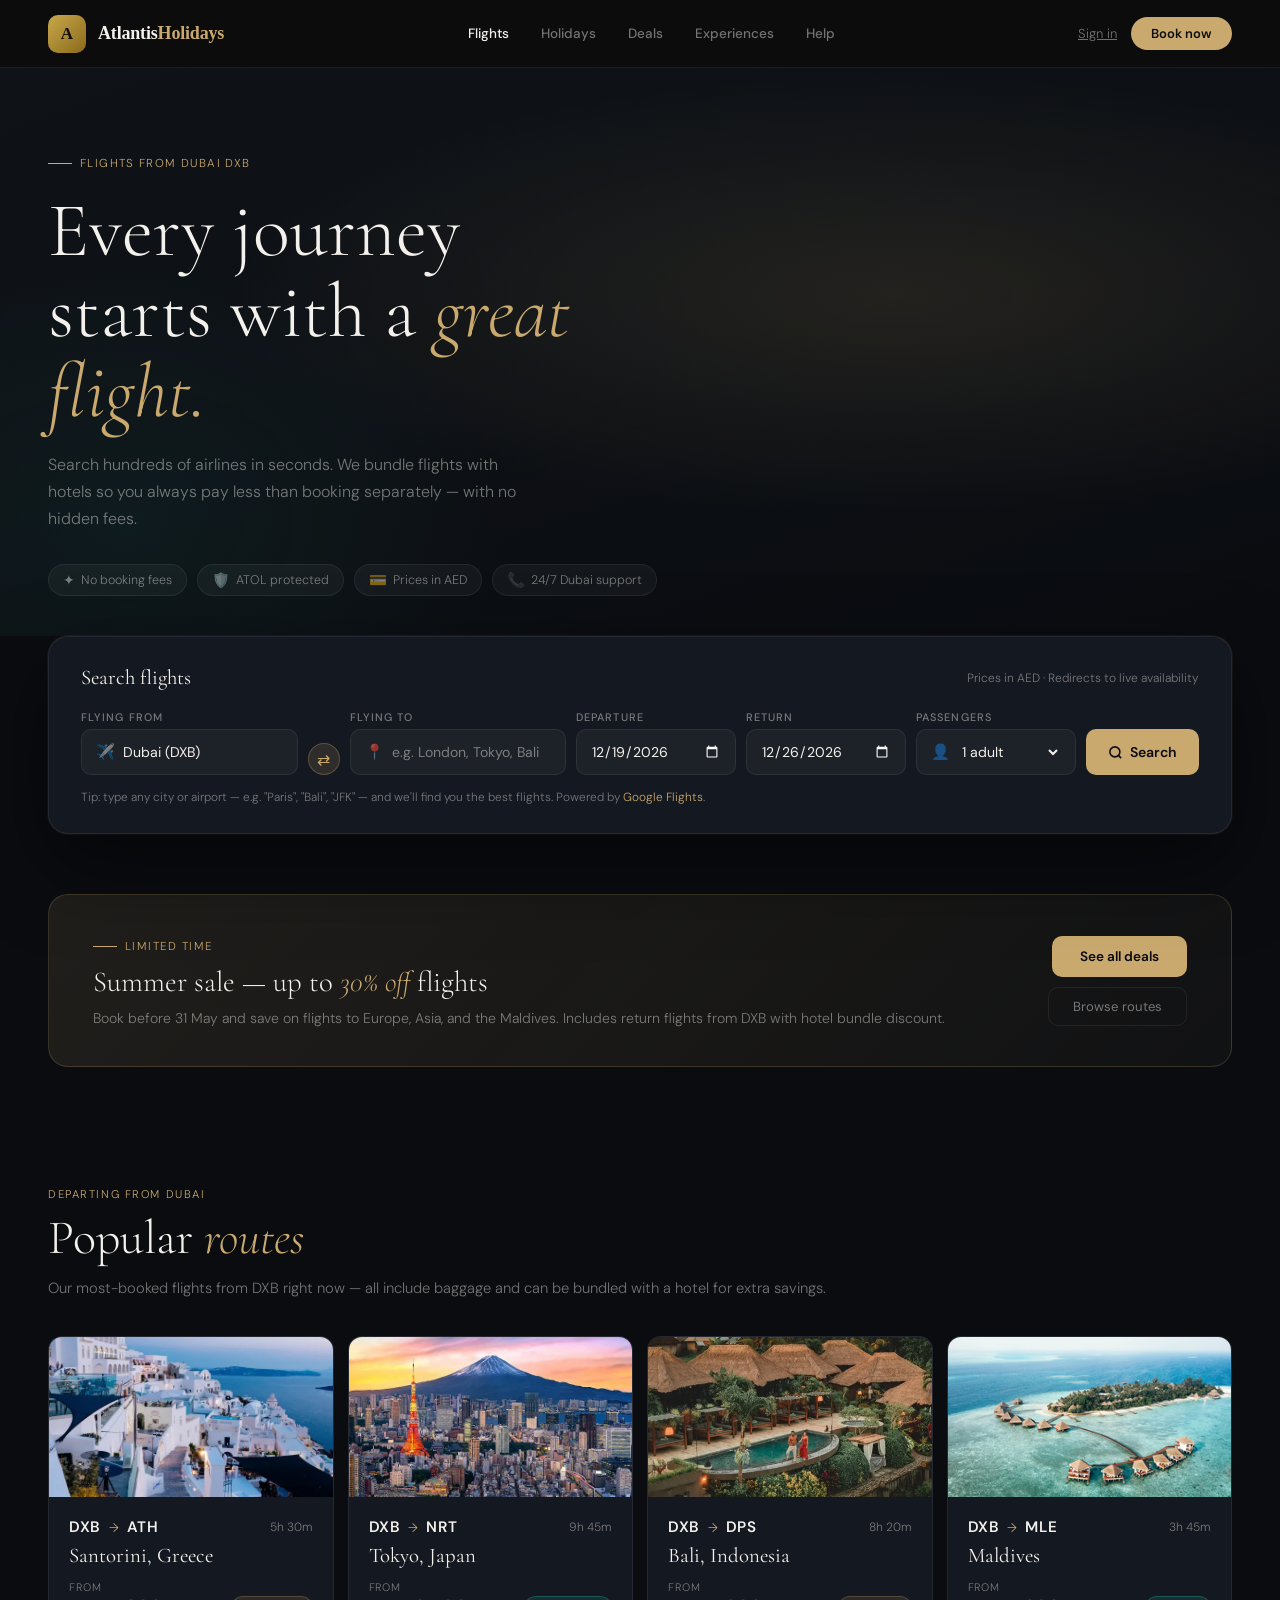
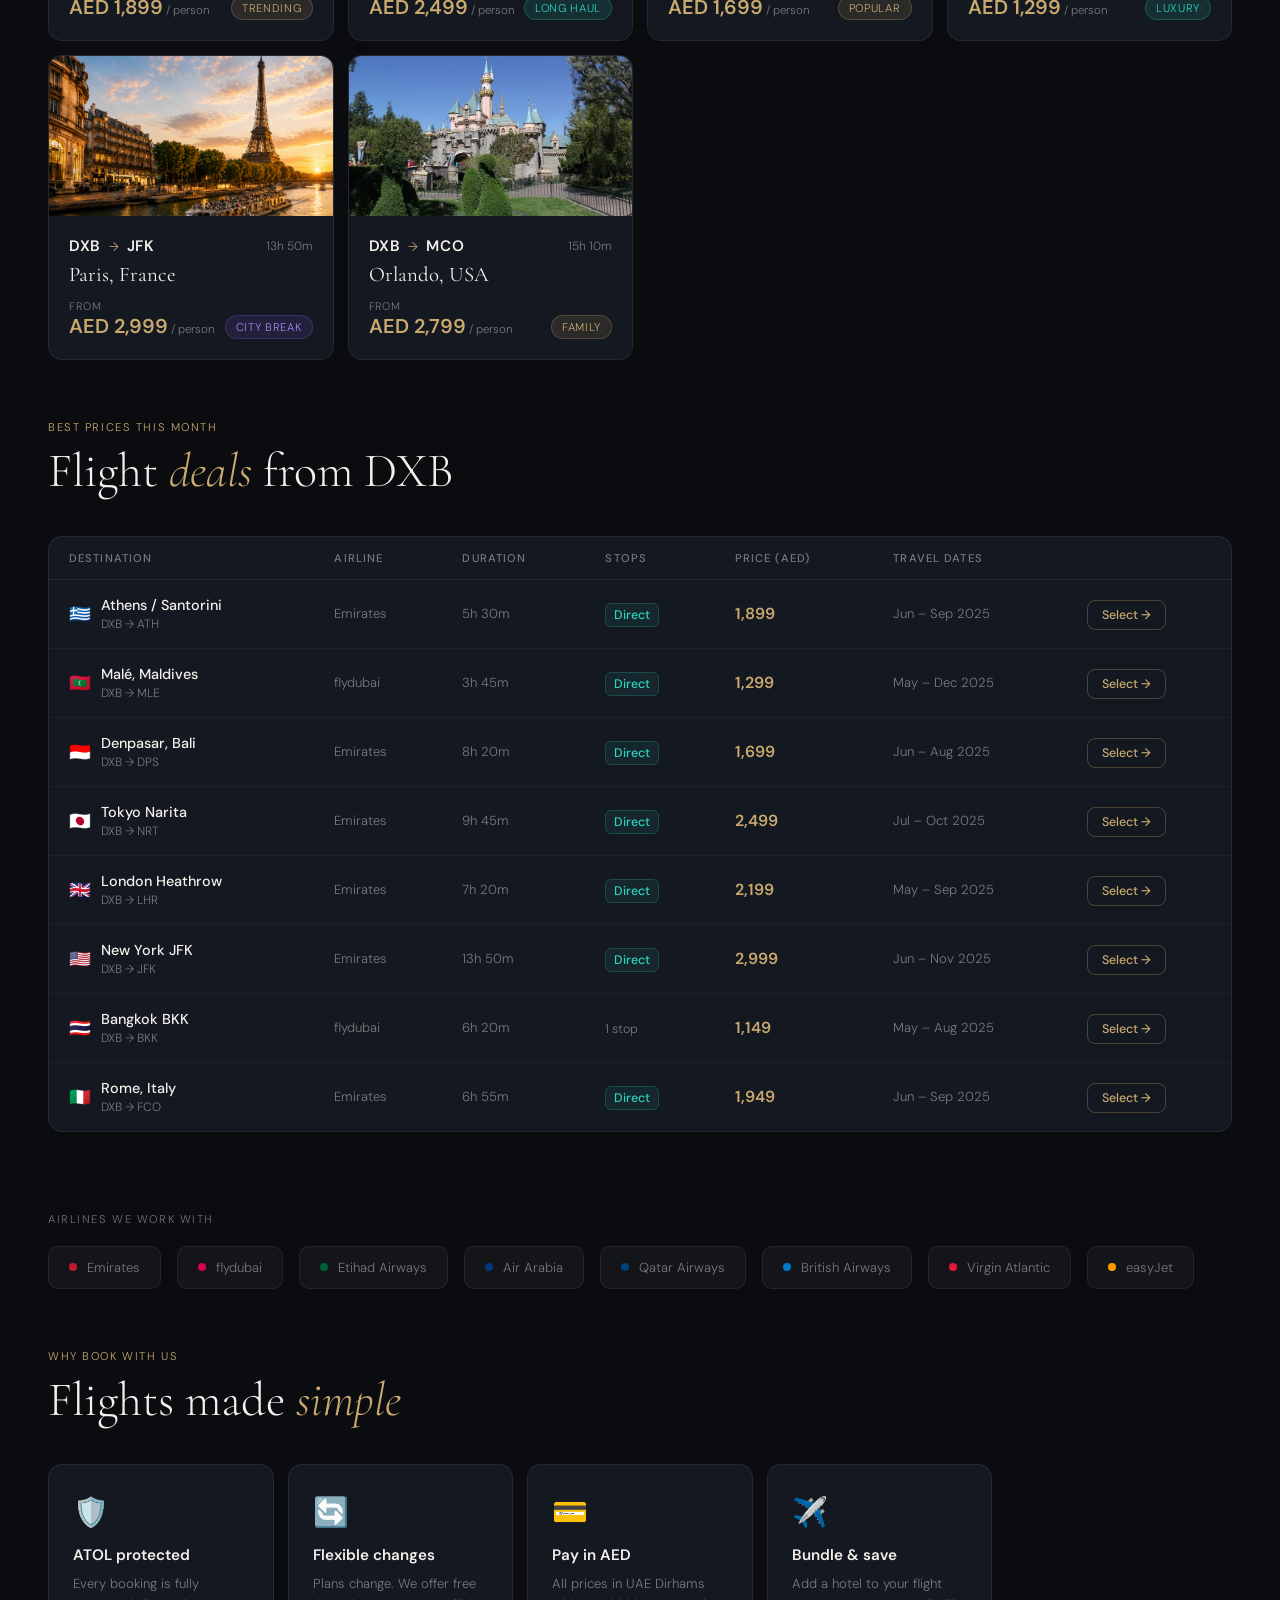
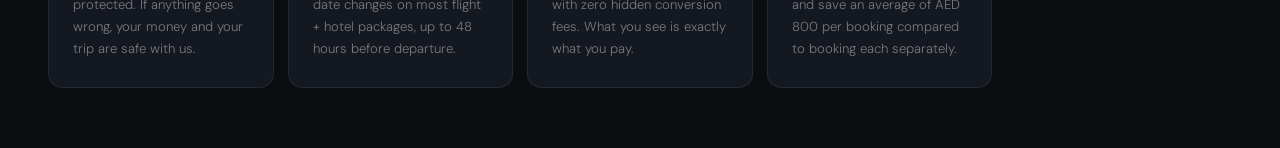
<file: flight.html>
<!DOCTYPE html>
<html lang="en">
<head>
  <meta charset="UTF-8" />
  <meta name="viewport" content="width=device-width, initial-scale=1.0" />
  <title>Flights — Atlantis Holidays</title>
  <link rel="preconnect" href="https://fonts.googleapis.com" />
  <link href="https://fonts.googleapis.com/css2?family=Cormorant+Garamond:ital,wght@0,300;0,400;0,600;1,300;1,400&family=DM+Sans:wght@300;400;500;600&display=swap" rel="stylesheet" />
  <link href="css/style-1.css" rel="stylesheet">
  <script src="js/script-1.js" defer></script>
</head>
<body>

<!-- NAV -->
<nav>
  <div class="nav-brand">
    <div class="nav-logo-mark">A</div>
    <div class="nav-name">Atlantis<span>Holidays</span></div>
  </div>
  <div class="nav-links">
    <a href="flight.html" class="active">Flights</a>
    <a href="index.html">Holidays</a>
    <a href="deals.html">Deals</a>
    <a href="experiences.html">Experiences</a>
    <a href="help.html">Help</a>
  </div>
  <div class="nav-right">
    <a href="#" style="font-size:13px;color:var(--muted)">Sign in</a>
    <a href="#search" class="nav-btn">Book now</a>
  </div>
</nav>

<!-- HERO -->
<section class="hero">
  <div class="hero-bg"></div>
  <div class="hero-grid"></div>
  <div class="hero-content">
    <div class="hero-tag fade-in">Flights from Dubai DXB</div>
    <h1 class="fade-in delay-1">
      Every journey<br>starts with a <em>great flight.</em>
    </h1>
    <p class="fade-in delay-2">
      Search hundreds of airlines in seconds. We bundle flights with hotels so you always pay less than booking separately — with no hidden fees.
    </p>
    <div class="hero-pills fade-in delay-3">
      <span class="pill"><span>✦</span> No booking fees</span>
      <span class="pill"><span>🛡️</span> ATOL protected</span>
      <span class="pill"><span>💳</span> Prices in AED</span>
      <span class="pill"><span>📞</span> 24/7 Dubai support</span>
    </div>
  </div>
</section>

<!-- SEARCH BOX — full width, single row -->
<section class="search-section" id="search">
  <div class="search-card fade-in">

    <!-- header row -->
    <div class="search-header">
      <span class="search-title">Search flights</span>
      <span class="search-meta">Prices in AED · Redirects to live availability</span>
    </div>

    <!-- single row: from | to | departure | return | passengers | search btn -->
    <div class="search-row">

      <!-- flying from -->
      <div class="field">
        <label>Flying from</label>
        <div class="field-inner">
          <span class="icon">✈️</span>
          <input type="text" id="from-input" placeholder="Dubai (DXB)" value="Dubai (DXB)" />
        </div>
      </div>

      <!-- swap button between from/to -->
      <button class="swap-btn" onclick="swapLocations()" title="Swap">⇄</button>

      <!-- flying to -->
      <div class="field">
        <label>Flying to</label>
        <div class="field-inner">
          <span class="icon">📍</span>
          <input type="text" id="dest-input" placeholder="e.g. London, Tokyo, Bali" />
        </div>
      </div>

      <!-- departure date -->
      <div class="field">
        <label>Departure</label>
        <div class="field-inner">
          <input type="date" id="depart-date" />
        </div>
      </div>

      <!-- return date -->
      <div class="field" id="return-field">
        <label>Return</label>
        <div class="field-inner">
          <input type="date" id="return-date" />
        </div>
      </div>

      <!-- passengers -->
      <div class="field">
        <label>Passengers</label>
        <div class="field-inner">
          <span class="icon">👤</span>
          <select>
            <option>1 adult</option>
            <option>2 adults</option>
            <option>2 adults, 1 child</option>
            <option>2 adults, 2 children</option>
            <option>Family (4+)</option>
          </select>
        </div>
      </div>

      <!-- search button -->
      <button class="search-btn" onclick="doSearch()">
        <svg width="15" height="15" viewBox="0 0 24 24" fill="none" stroke="currentColor" stroke-width="2.5"><circle cx="11" cy="11" r="8"/><path d="m21 21-4.35-4.35"/></svg>
        Search
      </button>

    </div>

    <p class="search-tip">Tip: type any city or airport — e.g. "Paris", "Bali", "JFK" — and we'll find you the best flights. Powered by <a href="https://flights.google.com" target="_blank">Google Flights</a>.</p>
  </div>
</section>

<!-- DEALS STRIP -->
<div class="deals-strip">
  <div>
    <div class="hero-tag" style="margin-bottom:10px">Limited time</div>
    <h3>Summer sale — up to <em>30% off</em> flights</h3>
    <p>Book before 31 May and save on flights to Europe, Asia, and the Maldives. Includes return flights from DXB with hotel bundle discount.</p>
  </div>
  <div class="cta-group">
    <a href="#deals" class="btn-gold">See all deals</a>
    <a href="#routes" class="btn-outline">Browse routes</a>
  </div>
</div>

<!-- POPULAR ROUTES -->
<section class="section" id="routes">
  <div class="section-header">
    <span class="eyebrow">Departing from Dubai</span>
    <h2>Popular <em>routes</em></h2>
    <p>Our most-booked flights from DXB right now — all include baggage and can be bundled with a hotel for extra savings.</p>
  </div>
  <div class="routes-grid">

    <a href="#" class="route-card">
      <div class="route-img"><img src="image/Where-to-stay-in-Santorini.webp" alt="Santorini" loading="lazy" /></div>
      <div class="route-body">
        <div class="route-from-to"><span class="route-code">DXB</span><span class="route-arrow">→</span><span class="route-code">ATH</span><span style="color:var(--muted);font-size:0.75rem;margin-left:auto">5h 30m</span></div>
        <div class="route-name">Santorini, Greece</div>
        <div class="route-meta">
          <div class="route-price"><span class="from-label">from</span><span class="price">AED 1,899</span><span class="per"> / person</span></div>
          <span class="route-badge hot"> Trending</span>
        </div>
      </div>
    </a>

    <a href="#" class="route-card">
      <div class="route-img"><img src="image/istockphoto-2215493359-612x612.webp" alt="Tokyo" loading="lazy" /></div>
      <div class="route-body">
        <div class="route-from-to"><span class="route-code">DXB</span><span class="route-arrow">→</span><span class="route-code">NRT</span><span style="color:var(--muted);font-size:0.75rem;margin-left:auto">9h 45m</span></div>
        <div class="route-name">Tokyo, Japan</div>
        <div class="route-meta">
          <div class="route-price"><span class="from-label">from</span><span class="price">AED 2,499</span><span class="per"> / person</span></div>
          <span class="route-badge"> Long haul</span>
        </div>
      </div>
    </a>

    <a href="#" class="route-card">
      <div class="route-img"><img src="image/bali-villas.webp" alt="Bali" loading="lazy" /></div>
      <div class="route-body">
        <div class="route-from-to"><span class="route-code">DXB</span><span class="route-arrow">→</span><span class="route-code">DPS</span><span style="color:var(--muted);font-size:0.75rem;margin-left:auto">8h 20m</span></div>
        <div class="route-name">Bali, Indonesia</div>
        <div class="route-meta">
          <div class="route-price"><span class="from-label">from</span><span class="price">AED 1,699</span><span class="per"> / person</span></div>
          <span class="route-badge hot"> Popular</span>
        </div>
      </div>
    </a>

    <a href="#" class="route-card">
      <div class="route-img"><img src="image/240_F_237407107_msufoxCFCuZ31uKRPxGeWviedBYq2Ore.jpg" alt="Maldives" loading="lazy" /></div>
      <div class="route-body">
        <div class="route-from-to"><span class="route-code">DXB</span><span class="route-arrow">→</span><span class="route-code">MLE</span><span style="color:var(--muted);font-size:0.75rem;margin-left:auto">3h 45m</span></div>
        <div class="route-name">Maldives</div>
        <div class="route-meta">
          <div class="route-price"><span class="from-label">from</span><span class="price">AED 1,299</span><span class="per"> / person</span></div>
          <span class="route-badge"> Luxury</span>
        </div>
      </div>
    </a>

    <a href="#" class="route-card">
      <div class="route-img"><img src="image/ChatGPT Image May 19, 2026, 11_41_36 AM.png" alt="New York" loading="lazy" /></div>
      <div class="route-body">
        <div class="route-from-to"><span class="route-code">DXB</span><span class="route-arrow">→</span><span class="route-code">JFK</span><span style="color:var(--muted);font-size:0.75rem;margin-left:auto">13h 50m</span></div>
        <div class="route-name">Paris, France</div>
        <div class="route-meta">
          <div class="route-price"><span class="from-label">from</span><span class="price">AED 2,999</span><span class="per"> / person</span></div>
          <span class="route-badge new"> City break</span>
        </div>
      </div>
    </a>

    <a href="#" class="route-card">
      <div class="route-img"><img src="image/disneyland-castle-different-angle-picture-path-to-snow-white-s-wishing-well-34178427.webp" alt="Orlando" loading="lazy" /></div>
      <div class="route-body">
        <div class="route-from-to"><span class="route-code">DXB</span><span class="route-arrow">→</span><span class="route-code">MCO</span><span style="color:var(--muted);font-size:0.75rem;margin-left:auto">15h 10m</span></div>
        <div class="route-name">Orlando, USA</div>
        <div class="route-meta">
          <div class="route-price"><span class="from-label">from</span><span class="price">AED 2,799</span><span class="per"> / person</span></div>
          <span class="route-badge hot"> Family</span>
        </div>
      </div>
    </a>

  </div>
</section>

<!-- FLIGHT DEALS TABLE -->
<section class="section" id="deals" style="padding-top:0">
  <div class="section-header">
    <span class="eyebrow">Best prices this month</span>
    <h2>Flight <em>deals</em> from DXB</h2>
  </div>
  <div class="deals-table-wrap">
    <table>
      <thead>
        <tr>
          <th>Destination</th><th>Airline</th><th>Duration</th>
          <th>Stops</th><th>Price (AED)</th><th>Travel dates</th><th></th>
        </tr>
      </thead>
      <tbody>
        <tr><td><div class="td-dest"><span class="td-flag">🇬🇷</span><div class="td-dest-info"><strong>Athens / Santorini</strong><span>DXB → ATH</span></div></div></td><td class="td-airline">Emirates</td><td class="td-dur">5h 30m</td><td><span class="direct">Direct</span></td><td class="td-price">1,899</td><td class="td-airline">Jun – Sep 2025</td><td class="td-action"><a href="#">Select →</a></td></tr>
        <tr><td><div class="td-dest"><span class="td-flag">🇲🇻</span><div class="td-dest-info"><strong>Malé, Maldives</strong><span>DXB → MLE</span></div></div></td><td class="td-airline">flydubai</td><td class="td-dur">3h 45m</td><td><span class="direct">Direct</span></td><td class="td-price">1,299</td><td class="td-airline">May – Dec 2025</td><td class="td-action"><a href="#">Select →</a></td></tr>
        <tr><td><div class="td-dest"><span class="td-flag">🇮🇩</span><div class="td-dest-info"><strong>Denpasar, Bali</strong><span>DXB → DPS</span></div></div></td><td class="td-airline">Emirates</td><td class="td-dur">8h 20m</td><td><span class="direct">Direct</span></td><td class="td-price">1,699</td><td class="td-airline">Jun – Aug 2025</td><td class="td-action"><a href="#">Select →</a></td></tr>
        <tr><td><div class="td-dest"><span class="td-flag">🇯🇵</span><div class="td-dest-info"><strong>Tokyo Narita</strong><span>DXB → NRT</span></div></div></td><td class="td-airline">Emirates</td><td class="td-dur">9h 45m</td><td><span class="direct">Direct</span></td><td class="td-price">2,499</td><td class="td-airline">Jul – Oct 2025</td><td class="td-action"><a href="#">Select →</a></td></tr>
        <tr><td><div class="td-dest"><span class="td-flag">🇬🇧</span><div class="td-dest-info"><strong>London Heathrow</strong><span>DXB → LHR</span></div></div></td><td class="td-airline">Emirates</td><td class="td-dur">7h 20m</td><td><span class="direct">Direct</span></td><td class="td-price">2,199</td><td class="td-airline">May – Sep 2025</td><td class="td-action"><a href="#">Select →</a></td></tr>
        <tr><td><div class="td-dest"><span class="td-flag">🇺🇸</span><div class="td-dest-info"><strong>New York JFK</strong><span>DXB → JFK</span></div></div></td><td class="td-airline">Emirates</td><td class="td-dur">13h 50m</td><td><span class="direct">Direct</span></td><td class="td-price">2,999</td><td class="td-airline">Jun – Nov 2025</td><td class="td-action"><a href="#">Select →</a></td></tr>
        <tr><td><div class="td-dest"><span class="td-flag">🇹🇭</span><div class="td-dest-info"><strong>Bangkok BKK</strong><span>DXB → BKK</span></div></div></td><td class="td-airline">flydubai</td><td class="td-dur">6h 20m</td><td><span class="stop">1 stop</span></td><td class="td-price">1,149</td><td class="td-airline">May – Aug 2025</td><td class="td-action"><a href="#">Select →</a></td></tr>
        <tr><td><div class="td-dest"><span class="td-flag">🇮🇹</span><div class="td-dest-info"><strong>Rome, Italy</strong><span>DXB → FCO</span></div></div></td><td class="td-airline">Emirates</td><td class="td-dur">6h 55m</td><td><span class="direct">Direct</span></td><td class="td-price">1,949</td><td class="td-airline">Jun – Sep 2025</td><td class="td-action"><a href="#">Select →</a></td></tr>
      </tbody>
    </table>
  </div>
</section>

<!-- AIRLINES -->
<section class="airlines-section">
  <p class="airlines-label">Airlines we work with</p>
  <div class="airlines-row">
    <div class="airline-chip"><span class="dot" style="background:#c01a2c"></span>Emirates</div>
    <div class="airline-chip"><span class="dot" style="background:#d4004c"></span>flydubai</div>
    <div class="airline-chip"><span class="dot" style="background:#006135"></span>Etihad Airways</div>
    <div class="airline-chip"><span class="dot" style="background:#003580"></span>Air Arabia</div>
    <div class="airline-chip"><span class="dot" style="background:#00437a"></span>Qatar Airways</div>
    <div class="airline-chip"><span class="dot" style="background:#007bc7"></span>British Airways</div>
    <div class="airline-chip"><span class="dot" style="background:#e3173e"></span>Virgin Atlantic</div>
    <div class="airline-chip"><span class="dot" style="background:#f90"></span>easyJet</div>
  </div>
</section>

<!-- WHY US -->
<section class="section" style="padding-top:0">
  <div class="section-header">
    <span class="eyebrow">Why book with us</span>
    <h2>Flights made <em>simple</em></h2>
  </div>
  <div class="why-grid">
    <div class="why-card"><div class="why-icon">🛡️</div><h4>ATOL protected</h4><p>Every booking is fully protected. If anything goes wrong, your money and your trip are safe with us.</p></div>
    <div class="why-card"><div class="why-icon">🔄</div><h4>Flexible changes</h4><p>Plans change. We offer free date changes on most flight + hotel packages, up to 48 hours before departure.</p></div>
    <div class="why-card"><div class="why-icon">💳</div><h4>Pay in AED</h4><p>All prices in UAE Dirhams with zero hidden conversion fees. What you see is exactly what you pay.</p></div>
    <div class="why-card"><div class="why-icon">✈️</div><h4>Bundle & save</h4><p>Add a hotel to your flight and save an average of AED 800 per booking compared to booking each separately.</p></div>
  </div>
</section>

</body>
</html>
</file>
<file: css/style-1.css>
*, *::before, *::after { box-sizing: border-box; margin: 0; padding: 0; }

:root {
  --night: #0a0c10;
  --deep: #0f1318;
  --card: #141820;
  --border: rgba(255,255,255,0.07);
  --gold: #c9a96e;
  --gold-light: #e2c89a;
  --gold-dim: rgba(201,169,110,0.15);
  --white: #f4f0eb;
  --muted: rgba(244,240,235,0.45);
  --accent: #2dd4bf;
  --radius: 14px;
}

html { scroll-behavior: smooth; }

body {
  background: var(--night);
  color: var(--white);
  font-family: 'DM Sans', sans-serif;
  font-weight: 300;
  min-height: 100vh;
  overflow-x: hidden;
}

/* ── NAV ── */
nav {
  background: rgba(14,14,14,0.92);
  backdrop-filter: blur(16px);
  border-bottom: 1px solid var(--border);
  position: sticky; top: 0; z-index: 200;
  padding: 0 48px; height: 68px;
  display: flex; align-items: center; justify-content: space-between;
}
.nav-brand { display: flex; align-items: center; gap: 12px; }
.nav-logo-mark {
  width: 38px; height: 38px; border-radius: 10px;
  background: linear-gradient(135deg, #c9a84c, #8a6a1a);
  display: flex; align-items: center; justify-content: center;
  font-family: 'Playfair Display', serif; font-weight: 700;
  font-size: 17px; color: #0e0e0e;
}
.nav-name {
  font-family: 'Playfair Display', serif;
  font-size: 18px; font-weight: 700;
  letter-spacing: -0.01em; color: var(--white);
}
.nav-name span { color: var(--gold); }
.nav-links { display: flex; gap: 32px; }
.nav-links a {
  font-size: 13.5px; font-weight: 500;
  color: var(--muted); text-decoration: none;
  transition: color .2s;
}
.nav-links a:hover, .nav-links a.active { color: var(--white); }
.nav-right { display: flex; align-items: center; gap: 14px; }
.nav-btn {
  background: var(--gold); color: #0e0e0e;
  padding: 8px 20px; border-radius: 22px;
  font-size: 13px; font-weight: 600;
  text-decoration: none; transition: all .2s;
}
.nav-btn:hover { background: var(--gold-light); }

/* ── HERO ── */
.hero {
  position: relative; min-height: 420px;
  display: flex; flex-direction: column; justify-content: center;
  padding: 80px 48px 40px;
  overflow: hidden;
}
.hero-bg {
  position: absolute; inset: 0;
  background:
    radial-gradient(ellipse 80% 60% at 70% 40%, rgba(201,169,110,0.12) 0%, transparent 65%),
    radial-gradient(ellipse 50% 80% at 10% 80%, rgba(45,212,191,0.06) 0%, transparent 60%),
    linear-gradient(160deg, #0f1318 0%, #0a0c10 100%);
}
.hero-grid {
  position: absolute; inset: 0; opacity: 0.03;
  background-image: linear-gradient(var(--border) 1px, transparent 1px),
                    linear-gradient(90deg, var(--border) 1px, transparent 1px);
  background-size: 60px 60px;
}
.hero-content { position: relative; max-width: 680px; }
.hero-tag {
  display: inline-flex; align-items: center; gap: 8px;
  font-size: 0.72rem; letter-spacing: 0.12em; text-transform: uppercase;
  color: var(--gold); margin-bottom: 20px;
}
.hero-tag::before { content: ''; width: 24px; height: 1px; background: var(--gold); }
.hero h1 {
  font-family: 'Cormorant Garamond', serif;
  font-size: clamp(3rem, 6vw, 5rem);
  font-weight: 300; line-height: 1.05;
  color: var(--white); margin-bottom: 18px;
}
.hero h1 em { font-style: italic; color: var(--gold); }
.hero p {
  font-size: 1rem; color: var(--muted);
  max-width: 480px; line-height: 1.7; margin-bottom: 32px;
}
.hero-pills { display: flex; gap: 10px; flex-wrap: wrap; }
.pill {
  display: flex; align-items: center; gap: 6px;
  background: rgba(255,255,255,0.04);
  border: 1px solid var(--border);
  border-radius: 100px; padding: 6px 14px;
  font-size: 0.78rem; color: var(--muted);
}
.pill span { font-size: 0.9rem; }

/* ── SEARCH BOX — full width, single row ── */
.search-section {
  padding: 0 48px 60px;
}
.search-card {
  background: var(--card);
  border: 1px solid var(--border);
  border-radius: 20px;
  padding: 28px 32px;
  /* no max-width — fills the full column */
  box-shadow: 0 32px 80px rgba(0,0,0,0.5), 0 0 0 1px rgba(201,169,110,0.08);
}

/* header row — title left, meta right */
.search-header {
  display: flex;
  align-items: center;
  justify-content: space-between;
  margin-bottom: 20px;
}
.search-title {
  font-family: 'Cormorant Garamond', serif;
  font-size: 1.3rem; font-weight: 400; color: var(--white);
}
.search-meta {
  font-size: 0.75rem; color: var(--muted);
}

/* single row: from | swap | to | departure | return | passengers | btn */
.search-row {
  display: grid;
  grid-template-columns: 1fr 32px 1fr 160px 160px 160px auto;
  gap: 10px;
  align-items: end;
}

/* shared field styling */
.field { display: flex; flex-direction: column; gap: 5px; }
.field label {
  font-size: 0.68rem; letter-spacing: 0.1em;
  text-transform: uppercase; color: var(--muted); font-weight: 500;
}
.field-inner {
  background: rgba(255,255,255,0.04);
  border: 1px solid var(--border);
  border-radius: 10px;
  padding: 11px 14px;
  display: flex; align-items: center; gap: 8px;
  transition: border-color 0.2s;
  height: 46px;
}
.field-inner:focus-within { border-color: var(--gold); }
.field-inner .icon { font-size: 0.95rem; opacity: 0.55; flex-shrink: 0; }
.field-inner input,
.field-inner select {
  background: none; border: none; outline: none;
  color: var(--white); font-family: 'DM Sans', sans-serif;
  font-size: 0.88rem; font-weight: 400; width: 100%;
}
/* date input colour fix */
.field-inner input[type="date"] { color-scheme: dark; }
.field-inner select option { background: var(--card); color: var(--white); }
.field-inner input::placeholder { color: var(--muted); }

/* swap button between from/to */
.swap-btn {
  background: var(--gold-dim);
  border: 1px solid rgba(201,169,110,0.3);
  border-radius: 50%; width: 32px; height: 32px;
  cursor: pointer; color: var(--gold);
  font-size: 1rem;
  display: flex; align-items: center; justify-content: center;
  transition: all 0.2s;
  flex-shrink: 0;
  align-self: flex-end;        /* sits in line with field-inner */
  margin-bottom: 0;
}
.swap-btn:hover { background: var(--gold); color: var(--night); transform: rotate(180deg); }

/* search button */
.search-btn {
  background: var(--gold);
  border: none; border-radius: 10px;
  color: var(--night); font-family: 'DM Sans', sans-serif;
  font-size: 0.88rem; font-weight: 600;
  padding: 0 22px; cursor: pointer;
  transition: all 0.2s;
  display: flex; align-items: center; justify-content: center; gap: 7px;
  height: 46px; white-space: nowrap;
  align-self: flex-end;
}
.search-btn:hover { background: var(--gold-light); transform: translateY(-1px); }

.search-tip { margin-top: 14px; font-size: 0.74rem; color: var(--muted); }
.search-tip a { color: var(--gold); text-decoration: none; }

/* ── DEALS STRIP ── */
.deals-strip {
  margin: 0 48px 60px;
  background: linear-gradient(135deg, rgba(201,169,110,0.12), rgba(201,169,110,0.04));
  border: 1px solid rgba(201,169,110,0.2);
  border-radius: 20px;
  padding: 36px 44px;
  display: grid; grid-template-columns: 1fr auto;
  gap: 24px; align-items: center;
}
.deals-strip h3 {
  font-family: 'Cormorant Garamond', serif;
  font-size: 1.8rem; font-weight: 300; margin-bottom: 8px;
}
.deals-strip h3 em { font-style: italic; color: var(--gold); }
.deals-strip p { color: var(--muted); font-size: 0.88rem; line-height: 1.6; }
.deals-strip .cta-group { display: flex; flex-direction: column; gap: 10px; align-items: flex-end; }

.btn-gold {
  background: var(--gold); color: var(--night) !important;
  font-family: 'DM Sans', sans-serif;
  font-size: 0.85rem; font-weight: 600;
  padding: 12px 28px; border-radius: 10px;
  border: none; cursor: pointer; text-decoration: none;
  display: inline-block; transition: all 0.2s; white-space: nowrap;
}
.btn-gold:hover { background: var(--gold-light); transform: translateY(-2px); }
.btn-outline {
  background: none; color: var(--muted) !important;
  border: 1px solid var(--border);
  font-family: 'DM Sans', sans-serif;
  font-size: 0.82rem; font-weight: 400;
  padding: 10px 24px; border-radius: 10px;
  cursor: pointer; text-decoration: none;
  display: inline-block; transition: all 0.2s; white-space: nowrap; text-align: center;
}
.btn-outline:hover { color: var(--white) !important; border-color: rgba(255,255,255,0.2); }

/* ── ROUTES GRID ── */
.section { padding: 60px 48px; }
.section-header { margin-bottom: 36px; }
.section-header .eyebrow {
  font-size: 0.7rem; letter-spacing: 0.14em; text-transform: uppercase;
  color: var(--gold); margin-bottom: 10px; display: block;
}
.section-header h2 {
  font-family: 'Cormorant Garamond', serif;
  font-size: clamp(2rem, 4vw, 3rem); font-weight: 300; line-height: 1.15;
}
.section-header h2 em { font-style: italic; color: var(--gold); }
.section-header p { color: var(--muted); margin-top: 10px; font-size: 0.92rem; line-height: 1.65; }

.routes-grid {
  display: grid;
  grid-template-columns: repeat(auto-fill, minmax(280px, 1fr));
  gap: 14px;
}
.route-card {
  background: var(--card); border: 1px solid var(--border);
  border-radius: var(--radius); overflow: hidden; cursor: pointer;
  transition: transform 0.25s, border-color 0.25s, box-shadow 0.25s;
  text-decoration: none; color: inherit; display: block;
}
.route-card:hover { transform: translateY(-4px); border-color: rgba(201,169,110,0.3); box-shadow: 0 20px 50px rgba(0,0,0,0.4); }
.route-img { height: 160px; overflow: hidden; }
.route-img img { width: 100%; height: 100%; object-fit: cover; transition: transform 0.4s; }
.route-card:hover .route-img img { transform: scale(1.06); }
.route-body { padding: 20px; }
.route-from-to { display: flex; align-items: center; gap: 8px; font-size: 0.85rem; margin-bottom: 6px; }
.route-code { font-weight: 600; font-size: 0.95rem; letter-spacing: 0.04em; }
.route-arrow { color: var(--gold); font-size: 0.8rem; }
.route-name { font-family: 'Cormorant Garamond', serif; font-size: 1.3rem; font-weight: 400; margin-bottom: 12px; }
.route-meta { display: flex; justify-content: space-between; align-items: flex-end; }
.route-price .from-label { font-size: 0.68rem; letter-spacing: 0.08em; text-transform: uppercase; color: var(--muted); display: block; }
.route-price .price { font-size: 1.25rem; font-weight: 600; color: var(--gold); }
.route-price .per { font-size: 0.72rem; color: var(--muted); }
.route-badge { font-size: 0.7rem; letter-spacing: 0.06em; text-transform: uppercase; padding: 4px 10px; border-radius: 100px; background: rgba(45,212,191,0.12); border: 1px solid rgba(45,212,191,0.25); color: var(--accent); }
.route-badge.hot { background: rgba(201,169,110,0.12); border-color: rgba(201,169,110,0.25); color: var(--gold); }
.route-badge.new { background: rgba(139,92,246,0.12); border-color: rgba(139,92,246,0.25); color: #a78bfa; }

/* ── DEALS TABLE ── */
.deals-table-wrap { overflow-x: auto; border: 1px solid var(--border); border-radius: var(--radius); background: var(--card); }
table { width: 100%; border-collapse: collapse; }
thead tr { border-bottom: 1px solid var(--border); }
thead th { text-align: left; padding: 14px 20px; font-size: 0.7rem; letter-spacing: 0.1em; text-transform: uppercase; color: var(--muted); font-weight: 500; }
tbody tr { border-bottom: 1px solid rgba(255,255,255,0.04); transition: background 0.15s; }
tbody tr:last-child { border-bottom: none; }
tbody tr:hover { background: rgba(255,255,255,0.03); }
tbody td { padding: 16px 20px; font-size: 0.88rem; }
.td-dest { display: flex; align-items: center; gap: 10px; }
.td-flag { font-size: 1.1rem; }
.td-dest-info strong { display: block; font-weight: 500; font-size: 0.9rem; }
.td-dest-info span { font-size: 0.75rem; color: var(--muted); }
.td-price { font-weight: 600; color: var(--gold); font-size: 1rem; }
.td-airline { color: var(--muted); font-size: 0.82rem; }
.td-dur { color: var(--muted); font-size: 0.82rem; }
.direct { color: var(--accent); font-size: 0.78rem; font-weight: 500; background: rgba(45,212,191,0.08); border-radius: 6px; padding: 3px 8px; border: 1px solid rgba(45,212,191,0.2); }
.stop { color: var(--muted); font-size: 0.78rem; }
.td-action a { font-size: 0.78rem; color: var(--gold); text-decoration: none; font-weight: 500; padding: 6px 14px; border: 1px solid rgba(201,169,110,0.3); border-radius: 8px; transition: all 0.2s; white-space: nowrap; }
.td-action a:hover { background: var(--gold); color: var(--night); }

/* ── AIRLINES ── */
.airlines-section { padding: 20px 48px 60px; }
.airlines-label { font-size: 0.7rem; letter-spacing: 0.14em; text-transform: uppercase; color: var(--muted); margin-bottom: 20px; }
.airlines-row { display: flex; gap: 16px; flex-wrap: wrap; align-items: center; }
.airline-chip { background: rgba(255,255,255,0.04); border: 1px solid var(--border); border-radius: 10px; padding: 12px 20px; display: flex; align-items: center; gap: 10px; font-size: 0.82rem; color: var(--muted); transition: all 0.2s; cursor: pointer; }
.airline-chip:hover { border-color: rgba(255,255,255,0.15); color: var(--white); }
.airline-chip .dot { width: 8px; height: 8px; border-radius: 50%; }

/* ── WHY CARDS ── */
.why-grid { display: grid; grid-template-columns: repeat(auto-fill, minmax(220px, 1fr)); gap: 14px; }
.why-card { background: var(--card); border: 1px solid var(--border); border-radius: var(--radius); padding: 28px 24px; transition: border-color 0.2s; }
.why-card:hover { border-color: rgba(201,169,110,0.25); }
.why-icon { font-size: 1.8rem; margin-bottom: 14px; }
.why-card h4 { font-size: 0.95rem; font-weight: 600; margin-bottom: 8px; }
.why-card p { font-size: 0.82rem; color: var(--muted); line-height: 1.65; }

/* ── ANIMATIONS ── */
@keyframes fadeUp {
  from { opacity: 0; transform: translateY(20px); }
  to   { opacity: 1; transform: translateY(0); }
}
.fade-in { animation: fadeUp 0.6s ease both; }
.delay-1 { animation-delay: 0.1s; }
.delay-2 { animation-delay: 0.2s; }
.delay-3 { animation-delay: 0.3s; }

/* ── RESPONSIVE ── */
@media (max-width: 1100px) {
  /* collapse to 2 rows on smaller screens */
  .search-row {
    grid-template-columns: 1fr 32px 1fr 1fr;
    grid-template-rows: auto auto;
  }
  .search-row .field:nth-child(4),  /* departure */
  .search-row .field:nth-child(5),  /* return */
  .search-row .field:nth-child(6),  /* passengers */
  .search-row .search-btn { grid-column: auto; }
  .search-btn { width: 100%; grid-column: 1 / -1; }
}
@media (max-width: 900px) {
  nav { padding: 0 20px; }
  .nav-links { display: none; }
  .hero, .search-section, .section, .airlines-section { padding-left: 20px; padding-right: 20px; }
  .deals-strip { margin: 0 20px 40px; padding: 28px 24px; grid-template-columns: 1fr; }
  .deals-strip .cta-group { align-items: flex-start; flex-direction: row; }
  .search-row { grid-template-columns: 1fr 1fr; }
  .swap-btn { display: none; }
  .search-btn { grid-column: 1 / -1; width: 100%; }
}
@media (max-width: 500px) {
  .search-row { grid-template-columns: 1fr; }
}
</file>
